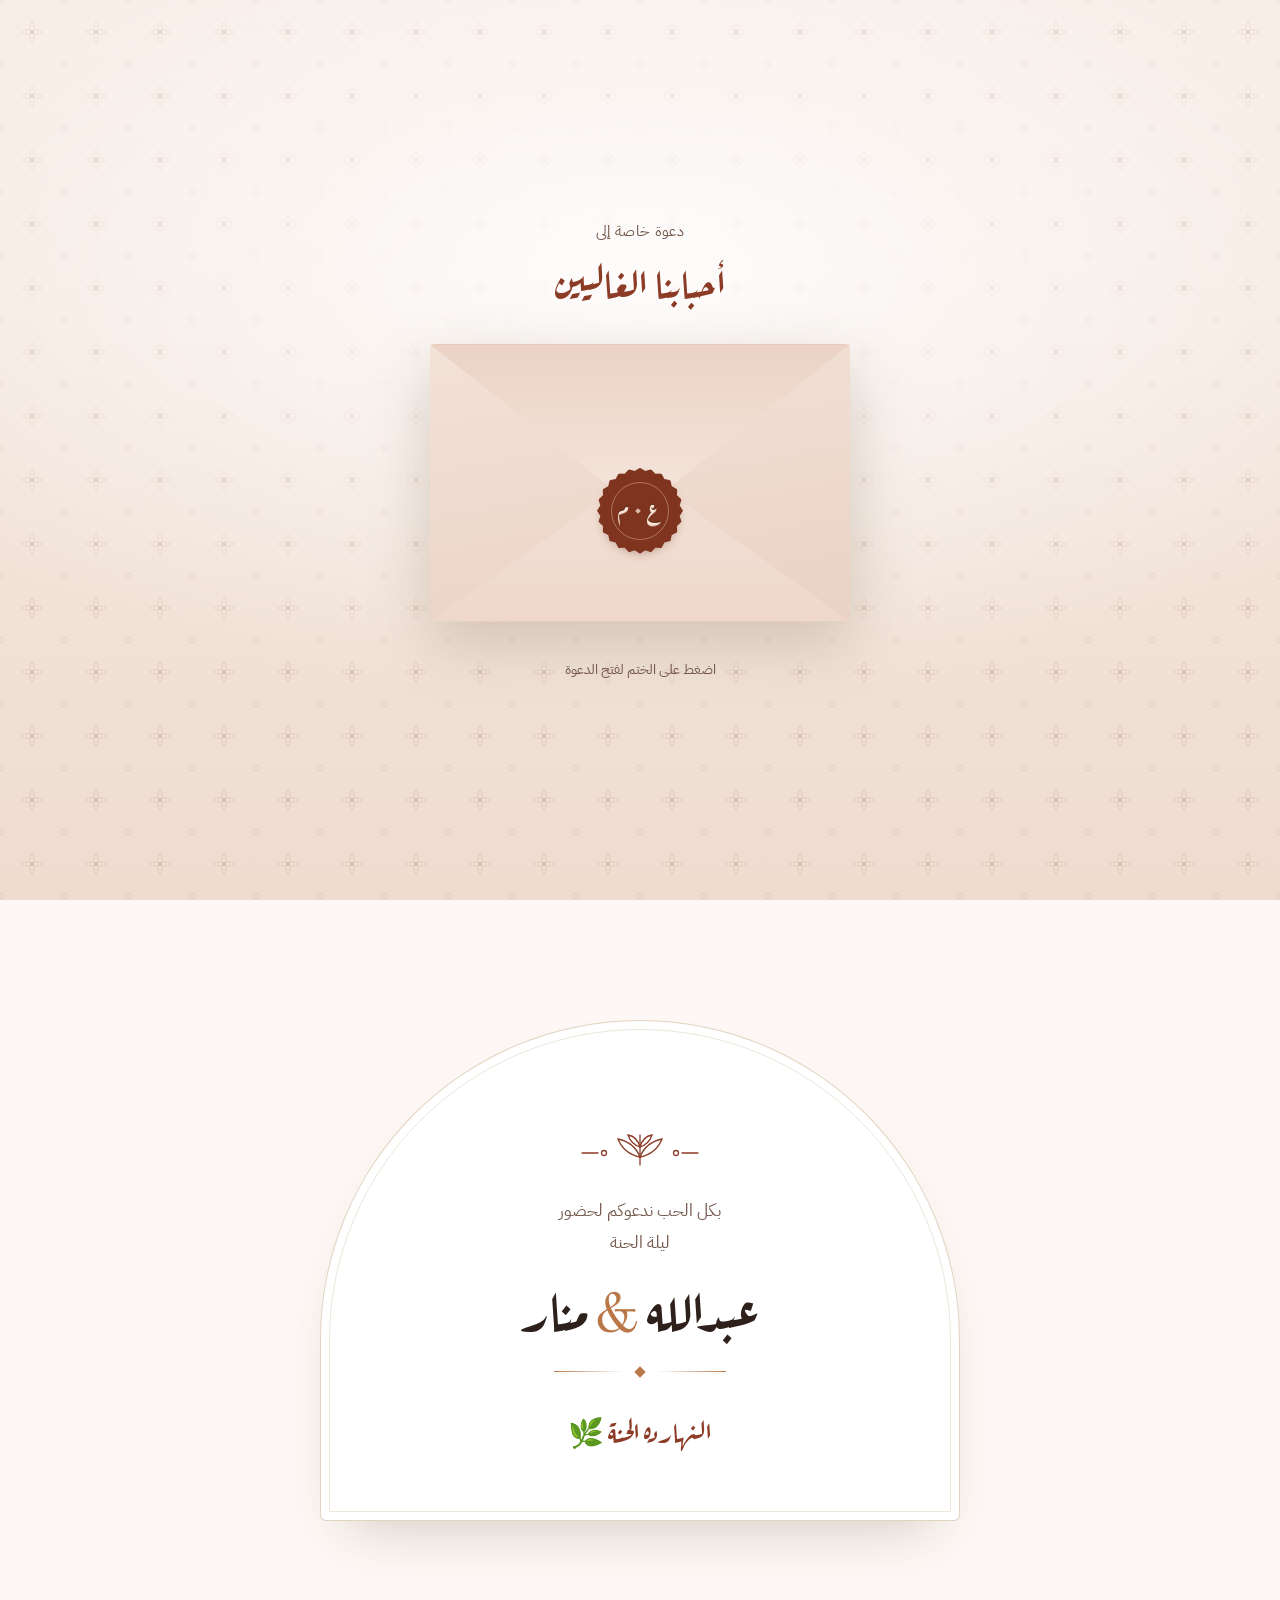
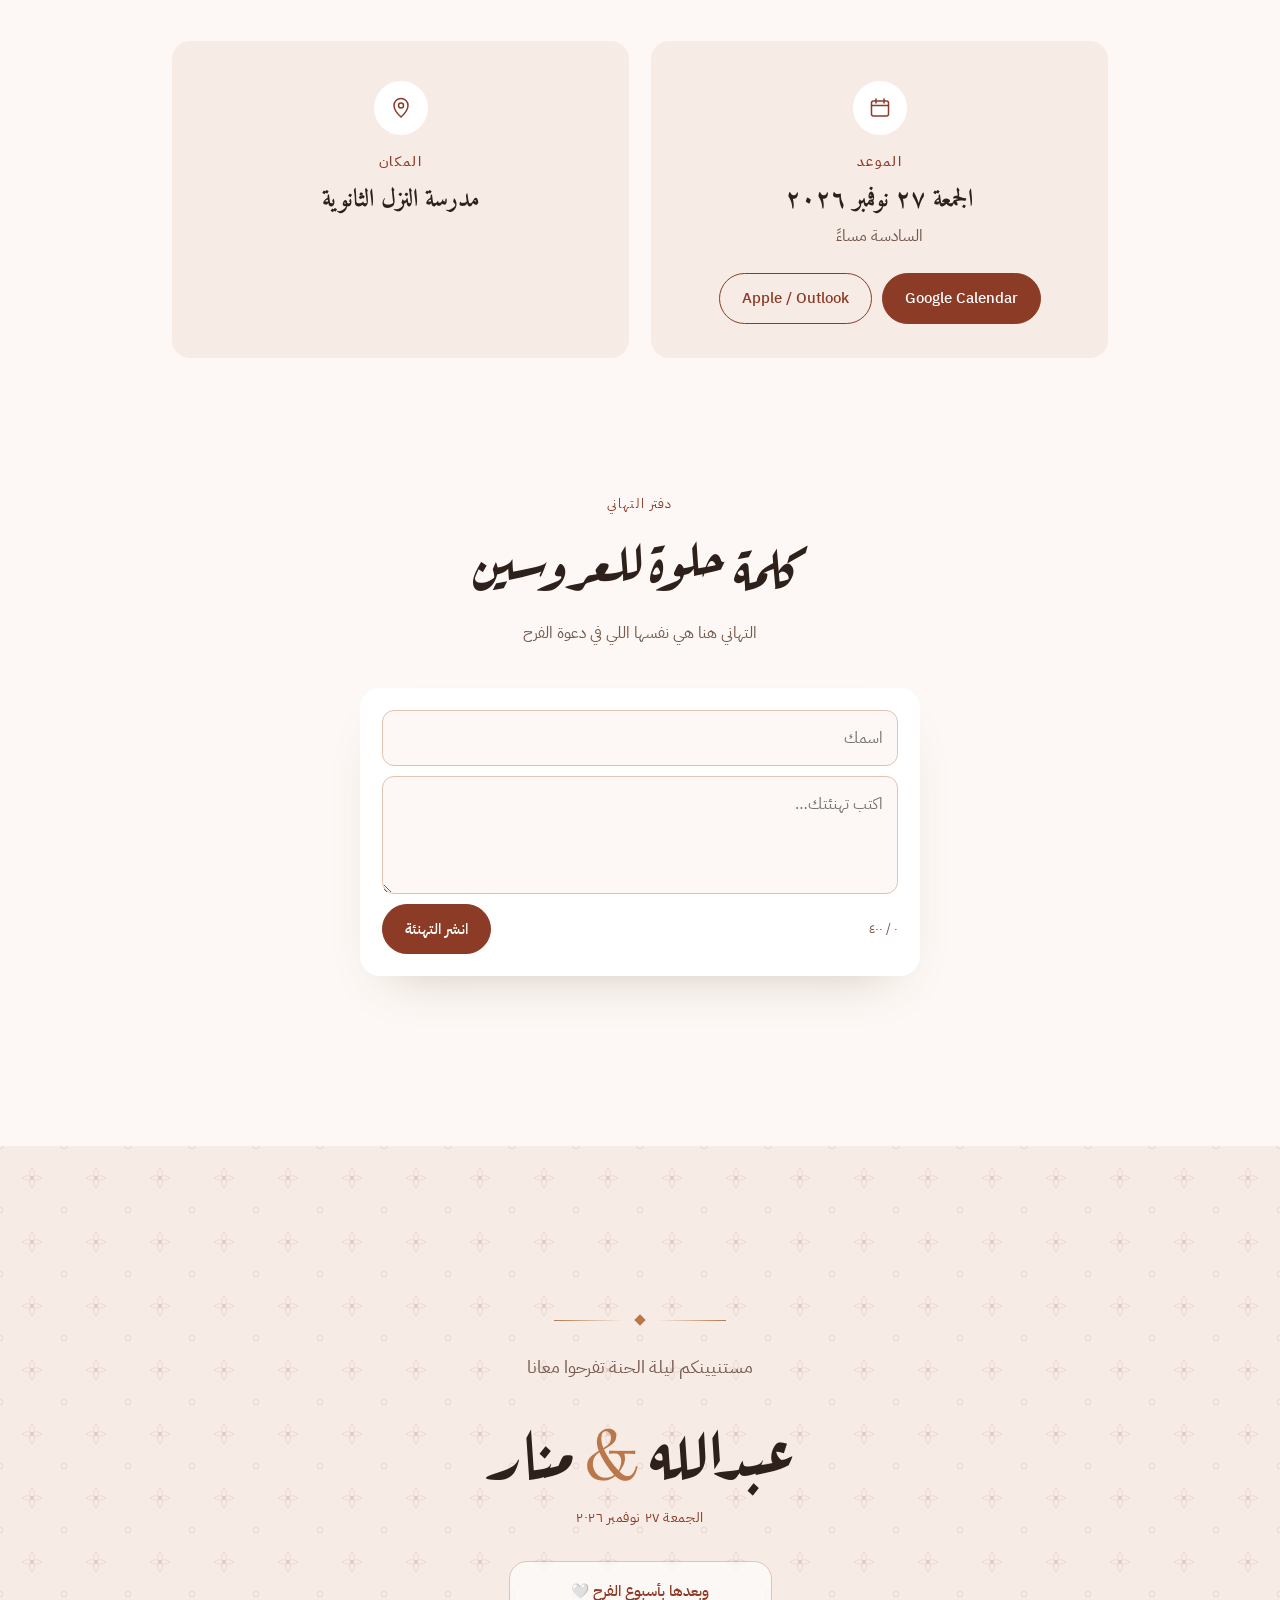
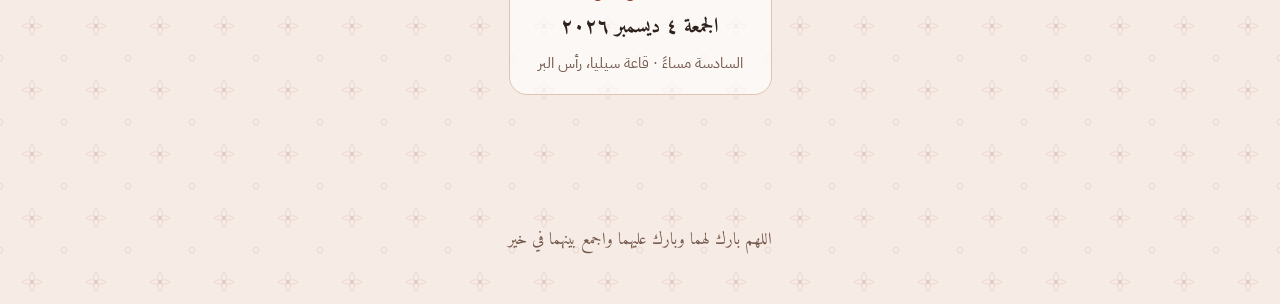
<file: index.html>
<!DOCTYPE html>
<html lang="ar" dir="rtl">
<head>
  <meta charset="UTF-8" />
  <meta name="viewport" content="width=device-width, initial-scale=1, maximum-scale=1, user-scalable=no, viewport-fit=cover" />
  <title>ليلة حنة عبدالله & منار</title>
  <meta name="description" content="يسعدنا حضوركم ليلة حنة عبدالله ومنار" />
  <meta name="theme-color" content="#f6ebe4" />

  <!-- معاينة اللينك في واتساب (لو غيرت الدومين غيّر اللينكات دي) -->
  <meta property="og:url" content="https://abdllahosama.github.io/henna-card/" />
  <meta property="og:type" content="website" />
  <meta property="og:title" content="ليلة حنة عبدالله & منار 🌿" />
  <meta property="og:description" content="يسعدنا حضورك ومشاركتنا الفرحة 🤍" />
  <meta property="og:image" content="https://abdllahosama.github.io/henna-card/images/og.jpg" />
  <meta property="og:image:width" content="1200" />
  <meta property="og:image:height" content="630" />
  <meta name="twitter:card" content="summary_large_image" />

  <link rel="preconnect" href="https://fonts.googleapis.com" />
  <link rel="preconnect" href="https://fonts.gstatic.com" crossorigin />
  <link href="https://fonts.googleapis.com/css2?family=Amiri:wght@400;700&family=Aref+Ruqaa:wght@400;700&family=IBM+Plex+Sans+Arabic:wght@300;400;500;600&display=swap" rel="stylesheet" />
  <link rel="preload" as="image" href="images/hero.jpg" />
  <link rel="stylesheet" href="css/style.css" />
  <link rel="stylesheet" href="css/henna.css" />
</head>
<body class="locked henna">

  <!-- ================= الظرف ================= -->
  <section class="gate" id="gate" aria-label="الدعوة">
    <div class="gate-inner">
      <p class="gate-to"><span class="gate-to-label">دعوة خاصة إلى</span><span class="gate-to-name" id="gateName">أحبابنا الغاليين</span></p>

      <div class="envelope" id="envelope">
        <div class="env-back"></div>
        <div class="env-letter">
          <div class="letter-inner">
            <span class="letter-kicker">ليلة الحنة</span>
            <span class="letter-names"><span data-bind="groom"></span> <em>&</em> <span data-bind="bride"></span></span>
            <span class="letter-date" data-bind="dateText"></span>
          </div>
        </div>
        <div class="env-pocket"></div>
        <div class="env-flap"></div>
        <button class="seal" id="seal" type="button" aria-label="افتح الدعوة">
          <span class="seal-mono"><span id="mono1">ع</span><i></i><span id="mono2">م</span></span>
        </button>
      </div>

      <p class="gate-hint">اضغط على الختم لفتح الدعوة</p>
    </div>
  </section>

  <button class="music" id="musicBtn" type="button" aria-label="تشغيل/إيقاف الموسيقى" hidden>
    <span class="bars"><i></i><i></i><i></i><i></i></span>
  </button>
  <audio id="music" loop preload="none"></audio>

  <main id="site">

    <!-- ================= الهيرو ================= -->
    <header class="hero">
      <div class="hero-media"><img src="images/hero.jpg" alt="عبدالله ومنار" /></div>
      <div class="hero-shade"></div>
      <div class="hero-content">
        <p class="basmala reveal">ليلة الحنة</p>
        <h1 class="names reveal"><span data-bind="groom"></span> <span class="amp">&</span> <span data-bind="bride"></span></h1>
        <p class="hero-greet reveal" id="heroGreet">يسعدنا حضوركم ومشاركتنا الفرحة</p>
        <p class="hero-date reveal"><span data-bind="dateText"></span></p>
      </div>
      <a href="#invite" class="scroll-cue" aria-label="انزل لتحت"><span></span></a>
    </header>

    <!-- ================= نص الدعوة + العد التنازلي ================= -->
    <section class="invite" id="invite">
      <div class="invite-card reveal">
        <div class="leaf" aria-hidden="true">
          <svg viewBox="0 0 120 40"><g fill="none" stroke="currentColor" stroke-width="1.3" stroke-linecap="round"><path d="M60 34 C60 22 60 12 60 4"/><path d="M60 26 C50 24 42 18 38 8 C48 10 56 16 60 26Z"/><path d="M60 26 C70 24 78 18 82 8 C72 10 64 16 60 26Z"/><path d="M60 16 C54 14 50 10 48 4 C54 5 58 9 60 16Z"/><path d="M60 16 C66 14 70 10 72 4 C66 5 62 9 60 16Z"/><circle cx="24" cy="22" r="2.5"/><circle cx="96" cy="22" r="2.5"/><path d="M2 22h16M102 22h16"/></g></svg>
        </div>
        <p class="invite-line">بكل الحب ندعوكم لحضور</p>
        <p class="invite-line">ليلة الحنة</p>
        <p class="invite-names"><span data-bind="groom"></span> <em>&</em> <span data-bind="bride"></span></p>
        <div class="divider" aria-hidden="true"><span></span><i></i><span></span></div>

        <div class="countdown" id="countdown" aria-live="polite">
          <div><b data-cd="d">٠</b><small>يوم</small></div>
          <div><b data-cd="h">٠</b><small>ساعة</small></div>
          <div><b data-cd="m">٠</b><small>دقيقة</small></div>
          <div><b data-cd="s">٠</b><small>ثانية</small></div>
        </div>
        <p class="countdown-done" id="countdownDone" hidden>النهارده الحنة 🌿</p>
      </div>
    </section>

    <!-- ================= التفاصيل ================= -->
    <section class="details">
      <div class="detail reveal">
        <div class="detail-icon" aria-hidden="true">
          <svg viewBox="0 0 24 24"><rect x="3.5" y="5" width="17" height="15" rx="2"/><path d="M3.5 9.5h17M8 3v4M16 3v4"/></svg>
        </div>
        <h3>الموعد</h3>
        <p class="detail-main" data-bind="dateText"></p>
        <p class="detail-sub" data-bind="timeText"></p>
        <div class="btn-row">
          <a class="btn" id="gcalBtn" target="_blank" rel="noopener">Google Calendar</a>
          <button class="btn ghost" id="icsBtn" type="button">Apple / Outlook</button>
        </div>
      </div>

      <div class="detail reveal">
        <div class="detail-icon" aria-hidden="true">
          <svg viewBox="0 0 24 24"><path d="M12 21s-7-6.2-7-11.5A7 7 0 0 1 19 9.5C19 14.8 12 21 12 21z"/><circle cx="12" cy="9.5" r="2.5"/></svg>
        </div>
        <h3>المكان</h3>
        <p class="detail-main" data-bind="venueName"></p>
        <p class="detail-sub" data-bind="venueAddress"></p>
        <div class="btn-row" id="mapsRow">
          <a class="btn" id="mapsBtn" target="_blank" rel="noopener">افتح اللوكيشن</a>
        </div>
      </div>
    </section>
    <div class="map-wrap reveal" id="mapWrap" hidden><iframe id="mapFrame" title="خريطة المكان" loading="lazy" referrerpolicy="no-referrer-when-downgrade"></iframe></div>

    <!-- ================= التهاني ================= -->
    <section class="wishes" id="wishes" hidden>
      <div class="sec-head reveal">
        <span class="chapter-num">دفتر التهاني</span>
        <h2>كلمة حلوة للعروسين</h2>
        <p class="wishes-note">التهاني هنا هي نفسها اللي في دعوة الفرح</p>
      </div>

      <form class="wish-form reveal" id="wishForm" novalidate>
        <input type="text" name="name" id="wishName" maxlength="60" placeholder="اسمك" autocomplete="name" />
        <textarea name="message" id="wishMsg" maxlength="400" rows="3" placeholder="اكتب تهنئتك…"></textarea>
        <input type="text" name="website" class="hp" tabindex="-1" autocomplete="off" aria-hidden="true" />
        <div class="wish-actions">
          <small id="wishCount">٠ / ٤٠٠</small>
          <button class="btn" type="submit" id="wishSubmit">انشر التهنئة</button>
        </div>
        <p class="form-error" id="wishError" hidden></p>
      </form>

      <div class="wish-list" id="wishList" aria-live="polite"></div>
      <button type="button" class="btn ghost wish-more" id="wishMore" hidden>اعرض أكتر</button>
    </section>

    <!-- ================= الختام ================= -->
    <section class="finale">
      <div class="finale-content reveal">
        <div class="divider" aria-hidden="true"><span></span><i></i><span></span></div>
        <p>مستنيينكم ليلة الحنة تفرحوا معانا</p>
        <h2><span data-bind="groom"></span> <em>&</em> <span data-bind="bride"></span></h2>
        <span class="finale-date" data-bind="dateText"></span>
        <div class="wedding-note">
          <span class="wn-kicker">وبعدها بأسبوع الفرح 🤍</span>
          <b data-bind="weddingDateText"></b>
          <span><span data-bind="weddingTimeText"></span> · <span data-bind="weddingVenue"></span></span>
        </div>
      </div>
      <p class="foot">اللهم بارك لهما وبارك عليهما واجمع بينهما في خير</p>
    </section>
  </main>

  <script src="js/config.js"></script>
  <script src="js/henna.js"></script>
</body>
</html>
</file>
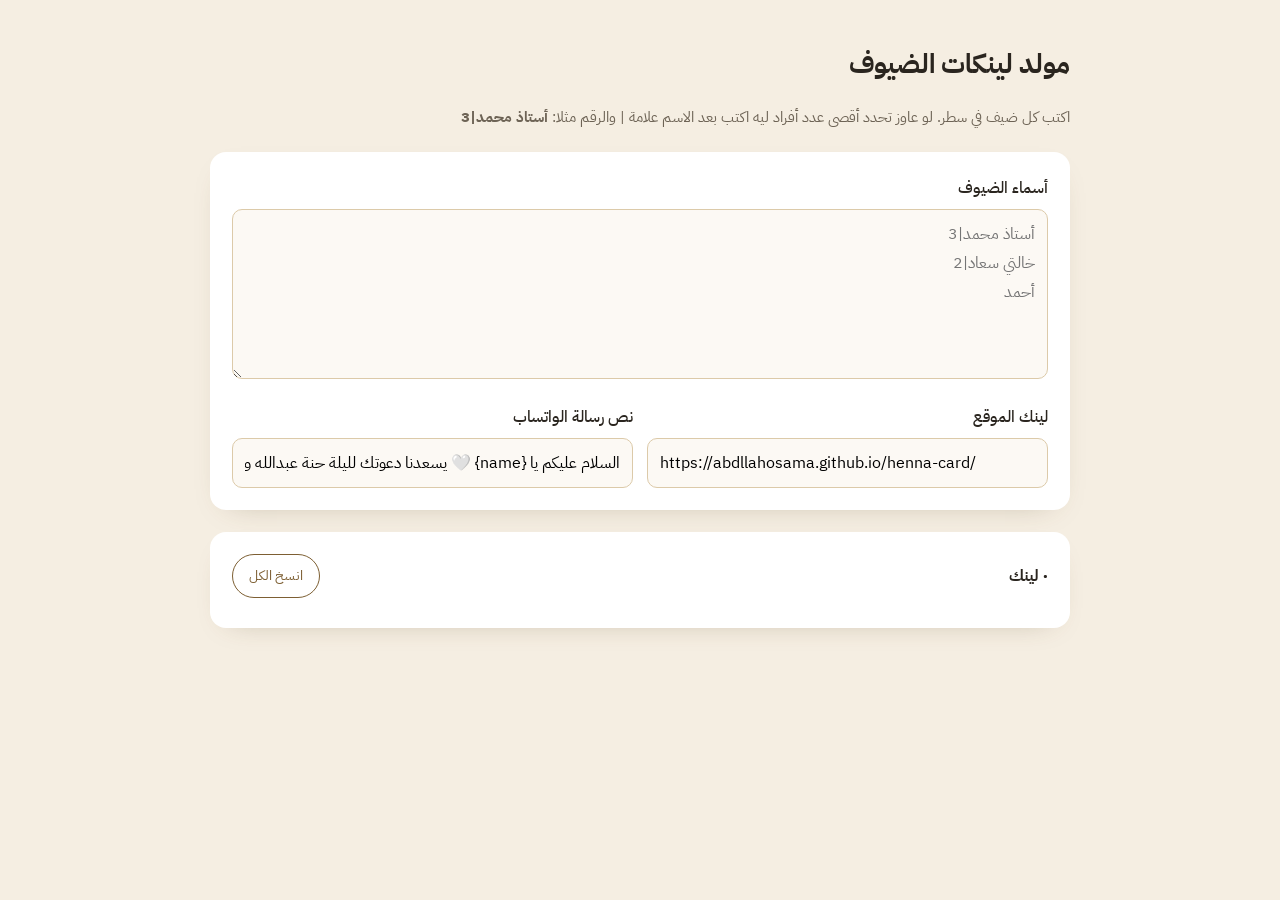
<file: links.html>
<!DOCTYPE html>
<html lang="ar" dir="rtl">
<head>
  <meta charset="UTF-8" />
  <meta name="viewport" content="width=device-width, initial-scale=1" />
  <meta name="robots" content="noindex" />
  <title>مولد لينكات الضيوف — الحنة</title>
  <link href="https://fonts.googleapis.com/css2?family=IBM+Plex+Sans+Arabic:wght@400;500;600&display=swap" rel="stylesheet" />
  <style>
    body { margin: 0; font-family: "IBM Plex Sans Arabic", system-ui, sans-serif; background: #f5eee2; color: #2a251f; line-height: 1.8; }
    .wrap { max-width: 860px; margin: 0 auto; padding: 40px 20px 80px; }
    h1 { margin: 0 0 4px; font-size: 1.7rem; }
    .muted { color: #6d6355; font-size: .92rem; }
    .card { background: #fff; border-radius: 16px; padding: 22px; margin-top: 22px; box-shadow: 0 10px 30px -20px rgba(92,70,38,.4); }
    label { display: block; font-weight: 500; margin-bottom: 6px; }
    textarea, input { width: 100%; box-sizing: border-box; font: inherit; border: 1px solid #dccaa9; border-radius: 10px; padding: 10px 12px; background: #fcf9f4; }
    textarea { min-height: 170px; }
    .row { display: grid; grid-template-columns: 1fr 1fr; gap: 14px; margin-top: 14px; }
    button, .wa { font: inherit; border: 0; border-radius: 999px; padding: 8px 16px; background: #7d5f33; color: #fff; cursor: pointer; text-decoration: none; font-size: .88rem; white-space: nowrap; }
    button.ghost { background: transparent; color: #7d5f33; border: 1px solid #7d5f33; }
    .wa { background: #25d366; color: #073b1d; }
    table { width: 100%; border-collapse: collapse; margin-top: 8px; }
    td { padding: 10px 6px; border-bottom: 1px solid #ebdfca; vertical-align: middle; }
    td.link { direction: ltr; text-align: left; font-size: .78rem; color: #6d6355; word-break: break-all; }
    td.act { display: flex; gap: 6px; justify-content: flex-end; }
    .top { display: flex; justify-content: space-between; align-items: center; gap: 10px; flex-wrap: wrap; }
    @media (max-width: 640px) { .row { grid-template-columns: 1fr; } td.link { display: none; } }
  </style>
</head>
<body>
  <div class="wrap">
    <h1>مولد لينكات الضيوف</h1>
    <p class="muted">اكتب كل ضيف في سطر. لو عاوز تحدد أقصى عدد أفراد ليه اكتب بعد الاسم علامة | والرقم مثلا: <b>أستاذ محمد|3</b></p>

    <div class="card">
      <label for="names">أسماء الضيوف</label>
      <textarea id="names" placeholder="أستاذ محمد|3&#10;خالتي سعاد|2&#10;أحمد"></textarea>
      <div class="row">
        <div>
          <label for="base">لينك الموقع</label>
          <input id="base" dir="ltr" placeholder="https://abdallah-manar.com" />
        </div>
        <div>
          <label for="tpl">نص رسالة الواتساب</label>
          <input id="tpl" value="السلام عليكم يا {name} 🤍 يسعدنا دعوتك لليلة حنة عبدالله ومنار وده كارت الدعوة 🌿:" />
        </div>
      </div>
    </div>

    <div class="card">
      <div class="top">
        <b id="countLbl">٠ لينك</b>
        <button class="ghost" id="copyAll" type="button">انسخ الكل</button>
      </div>
      <table><tbody id="out"></tbody></table>
    </div>
  </div>

  <script src="js/config.js"></script>
  <script>
    const C = window.WEDDING;
    const $ = (s) => document.querySelector(s);
    const base = $("#base"), names = $("#names"), tpl = $("#tpl"), out = $("#out");
    base.value = C.siteUrl || location.href.replace(/links\.html.*$/, "");
    names.value = localStorage.getItem("links:names") || "";
    let rows = [];

    function build() {
      localStorage.setItem("links:names", names.value);
      const root = base.value.trim().replace(/\/?$/, "/");
      rows = names.value.split("\n").map((l) => l.trim()).filter(Boolean).map((l) => {
        const [name, n] = l.split("|").map((x) => x.trim());
        const p = new URLSearchParams({ to: name });
        if (n) p.set("n", n);
        return { name, link: `${root}?${p}` };
      });
      out.innerHTML = "";
      rows.forEach(({ name, link }) => {
        const tr = document.createElement("tr");
        const tdName = document.createElement("td"); tdName.textContent = name;
        const tdLink = document.createElement("td"); tdLink.className = "link"; tdLink.textContent = link;
        const tdAct = document.createElement("td"); tdAct.className = "act";
        const copy = document.createElement("button"); copy.type = "button"; copy.className = "ghost"; copy.textContent = "نسخ";
        copy.onclick = () => navigator.clipboard.writeText(link).then(() => { copy.textContent = "اتنسخ ✓"; setTimeout(() => copy.textContent = "نسخ", 1500); });
        const wa = document.createElement("a"); wa.className = "wa"; wa.target = "_blank"; wa.rel = "noopener"; wa.textContent = "واتساب";
        wa.href = "https://wa.me/?text=" + encodeURIComponent(tpl.value.replace("{name}", name) + "\n" + link);
        tdAct.append(copy, wa);
        tr.append(tdName, tdLink, tdAct);
        out.append(tr);
      });
      $("#countLbl").textContent = `${rows.length.toLocaleString("ar-EG")} لينك`;
    }
    [base, names, tpl].forEach((el) => el.addEventListener("input", build));
    $("#copyAll").onclick = () => navigator.clipboard.writeText(rows.map((r) => `${r.name}: ${r.link}`).join("\n"));
    build();
  </script>
</body>
</html>
</file>
<file: css/style.css>
/* ================================================================
   عبدالله & منار — دعوة زفاف
   ألوان مأخوذة من صور كتب الكتاب: رمل الصحرا، أبيض الجامع، دهبي الزخارف، أزرق السما
   ================================================================ */
:root {
  --sand-50: #fcf9f4;
  --sand-100: #f5eee2;
  --sand-200: #ebdfca;
  --sand-300: #dccaa9;
  --sand-500: #b99c70;
  --gold: #a9834c;
  --gold-deep: #7d5f33;
  --ink: #2a251f;
  --ink-soft: #6d6355;
  --sky: #4f7fae;
  --white: #fff;

  --f-display: "Aref Ruqaa", "Amiri", serif;
  --f-quote: "Amiri", serif;
  --f-body: "IBM Plex Sans Arabic", system-ui, sans-serif;

  --ease: cubic-bezier(.22, .8, .24, 1);
  --pattern: url("data:image/svg+xml,%3Csvg xmlns='http://www.w3.org/2000/svg' width='72' height='72' viewBox='0 0 72 72'%3E%3Cg fill='none' stroke='%23a9834c' stroke-opacity='.13' stroke-width='1'%3E%3Crect x='20' y='20' width='32' height='32'/%3E%3Crect x='20' y='20' width='32' height='32' transform='rotate(45 36 36)'/%3E%3Cpath d='M0 36h8M64 36h8M36 0v8M36 64v8'/%3E%3C/g%3E%3C/svg%3E");
}

*, *::before, *::after { box-sizing: border-box; }
html { scroll-behavior: smooth; -webkit-text-size-adjust: 100%; text-size-adjust: 100%; touch-action: pan-x pan-y; }
body {
  margin: 0;
  font-family: var(--f-body);
  font-weight: 400;
  color: var(--ink);
  background: var(--sand-50);
  line-height: 1.9;
  -webkit-font-smoothing: antialiased;
  overflow-x: hidden;
}
body.locked { overflow: hidden; height: 100svh; }
img { display: block; max-width: 100%; -webkit-user-drag: none; user-select: none; -webkit-touch-callout: none; pointer-events: none; }
button, a, input, textarea, select, svg { touch-action: manipulation; }
button { font: inherit; color: inherit; cursor: pointer; }
h1, h2, h3, p { margin: 0; }
em { font-style: normal; color: var(--gold); }
[hidden] { display: none !important; }

/* ================= الظرف ================= */
.gate {
  position: fixed; inset: 0; z-index: 50;
  display: grid; place-items: center;
  background:
    radial-gradient(120% 80% at 50% 30%, rgba(255,255,255,.9), rgba(255,255,255,0) 60%),
    var(--pattern),
    linear-gradient(180deg, var(--sand-100), var(--sand-200));
  transition: opacity 1s var(--ease), visibility 1s;
  padding: 24px;
}
.gate.s4 { opacity: 0; visibility: hidden; }
.gate-inner { display: flex; flex-direction: column; align-items: center; gap: 34px; }

.gate-to { text-align: center; display: flex; flex-direction: column; gap: 2px; }
.gate-to-label { font-size: .95rem; color: var(--ink-soft); letter-spacing: .02em; }
.gate-to-name { font-family: var(--f-display); font-size: clamp(1.9rem, 7vw, 2.6rem); color: var(--gold-deep); line-height: 1.5; }
.gate-hint { font-size: .9rem; color: var(--ink-soft); animation: breathe 2.4s ease-in-out infinite; }
.gate.s1 .gate-hint, .gate.s1 .gate-to { opacity: 0; transition: opacity .5s; }

.envelope {
  --ew: min(86vw, 420px);
  position: relative;
  width: var(--ew); height: calc(var(--ew) * .66);
  perspective: 1400px;
  filter: drop-shadow(0 22px 30px rgba(92, 70, 38, .22));
  transition: transform 1s var(--ease);
}
.gate.s3 .envelope { transform: translateY(18%); }

.env-back, .env-pocket, .env-flap, .env-letter { position: absolute; }
.env-back { inset: 0; border-radius: 6px; background: linear-gradient(180deg, #dcc8a6, #e5d4b6); }

.env-letter {
  left: 5%; right: 5%; top: 6%; height: 90%;
  z-index: 2;
  background: var(--sand-50);
  border-radius: 4px;
  padding: 8px;
  transition: transform 1.2s var(--ease);
}
.letter-inner {
  height: 100%;
  border: 1px solid rgba(169,131,76,.45);
  outline: 1px solid rgba(169,131,76,.25); outline-offset: -6px;
  display: flex; flex-direction: column; align-items: center; justify-content: flex-start;
  padding-top: 10%;
  gap: 2px; text-align: center;
}
.letter-kicker { font-size: .78rem; color: var(--ink-soft); letter-spacing: .08em; }
.letter-names { font-family: var(--f-display); font-size: clamp(1.6rem, 7vw, 2.2rem); line-height: 1.5; }
.letter-date { font-size: .82rem; color: var(--gold-deep); }
.gate.s3 .env-letter { transform: translateY(-58%); }

.env-pocket {
  inset: 0; z-index: 3; border-radius: 6px;
  background: linear-gradient(170deg, #f1e5cf, #e8d7b8);
  clip-path: polygon(0 0, 50% 54%, 100% 0, 100% 100%, 0 100%);
}
.env-pocket::after {
  content: ""; position: absolute; inset: 0;
  background: linear-gradient(0deg, #ecdcc0, #f4e9d6);
  clip-path: polygon(0 100%, 50% 46%, 100% 100%);
}

.env-flap {
  top: 0; left: 0; right: 0; height: 60%;
  z-index: 4;
  background: linear-gradient(180deg, #e9dbbf, #f3e8d4);
  clip-path: polygon(0 0, 100% 0, 50% 100%);
  transform-origin: top center;
  transition: transform .9s var(--ease), z-index 0s .45s;
}
.gate.s2 .env-flap { transform: rotateX(180deg); z-index: 1; }

.seal {
  position: absolute; z-index: 5;
  top: calc(60% - 38px); left: 50%;
  width: 76px; height: 76px; margin-left: -38px;
  border: 0; border-radius: 50%;
  background:
    radial-gradient(circle at 35% 30%, #c9a46a 0%, #a9834c 38%, #7d5f33 75%, #6a4f2a 100%);
  box-shadow:
    inset 0 2px 3px rgba(255,240,210,.45),
    inset 0 -3px 6px rgba(60,40,15,.45),
    0 4px 10px rgba(80,55,20,.35);
  display: grid; place-items: center;
  transition: transform .5s var(--ease), opacity .5s;
  animation: pulse 2.4s ease-in-out infinite;
}
.seal::before {   /* حافة الشمع المتعرجة */
  content: ""; position: absolute; inset: -5px; border-radius: 50%; z-index: -1;
  background: #8e6b3b;
  clip-path: polygon(50.0% 0.0%, 56.1% 3.9%, 62.9% 1.7%, 67.8% 7.0%, 75.0% 6.7%, 78.3% 13.1%, 85.4% 14.6%, 86.9% 21.7%, 93.3% 25.0%, 93.0% 32.2%, 98.3% 37.1%, 96.1% 43.9%, 100.0% 50.0%, 96.1% 56.1%, 98.3% 62.9%, 93.0% 67.8%, 93.3% 75.0%, 86.9% 78.3%, 85.4% 85.4%, 78.3% 86.9%, 75.0% 93.3%, 67.8% 93.0%, 62.9% 98.3%, 56.1% 96.1%, 50.0% 100.0%, 43.9% 96.1%, 37.1% 98.3%, 32.2% 93.0%, 25.0% 93.3%, 21.7% 86.9%, 14.6% 85.4%, 13.1% 78.3%, 6.7% 75.0%, 7.0% 67.8%, 1.7% 62.9%, 3.9% 56.1%, 0.0% 50.0%, 3.9% 43.9%, 1.7% 37.1%, 7.0% 32.2%, 6.7% 25.0%, 13.1% 21.7%, 14.6% 14.6%, 21.7% 13.1%, 25.0% 6.7%, 32.2% 7.0%, 37.1% 1.7%, 43.9% 3.9%);
}
.seal-mono {
  width: 58px; height: 58px; border-radius: 50%;
  border: 1px solid rgba(255,235,200,.35);
  display: flex; align-items: center; justify-content: center; gap: 7px;
  font-family: var(--f-display); font-size: 1.35rem; line-height: 1;
  color: #f6e6c6;
  text-shadow: 0 -1px 0 rgba(60,40,15,.6), 0 1px 0 rgba(255,240,210,.35);
}
.seal-mono span { display: block; height: 1.35rem; line-height: 1.35rem; transform: translateY(-.12em); }
.seal-mono i { width: 4px; height: 4px; background: rgba(246,230,198,.7); transform: rotate(45deg); flex: none; }
.seal:hover { transform: scale(1.05); }
.seal:focus-visible { outline: 2px solid var(--gold-deep); outline-offset: 8px; }
.gate.s1 .seal { animation: none; transform: scale(1.25) rotate(-12deg); opacity: 0; pointer-events: none; }

@keyframes pulse { 0%,100% { transform: scale(1); } 50% { transform: scale(1.06); } }
@keyframes breathe { 0%,100% { opacity: .55; } 50% { opacity: 1; } }

/* ================= زرار الموسيقى ================= */
.music {
  position: fixed; z-index: 40; bottom: max(18px, env(safe-area-inset-bottom)); left: 18px;
  width: 48px; height: 48px; border-radius: 50%;
  border: 1px solid rgba(169,131,76,.4);
  background: rgba(252,249,244,.85); backdrop-filter: blur(8px); -webkit-backdrop-filter: blur(8px);
  display: grid; place-items: center;
  box-shadow: 0 6px 18px rgba(60,45,25,.15);
}
.bars { display: flex; gap: 3px; align-items: flex-end; height: 16px; }
.bars i { width: 3px; height: 4px; background: var(--gold-deep); border-radius: 2px; }
.music.playing .bars i { animation: bar 1s ease-in-out infinite; }
.music.playing .bars i:nth-child(2) { animation-delay: .2s; }
.music.playing .bars i:nth-child(3) { animation-delay: .4s; }
.music.playing .bars i:nth-child(4) { animation-delay: .1s; }
@keyframes bar { 0%,100% { height: 4px; } 50% { height: 16px; } }

/* ================= الحركة عند الظهور ================= */
.reveal { opacity: 0; transform: translateY(26px); transition: opacity 1s var(--ease), transform 1s var(--ease); }
.reveal.in { opacity: 1; transform: none; }

/* ================= الهيرو ================= */
.hero { position: relative; height: 100svh; min-height: 560px; overflow: hidden; color: var(--white); }
.hero-media { position: absolute; inset: 0; }
.hero-media img { width: 100%; height: 100%; object-fit: cover; object-position: center 70%; transform: scale(1.12); transition: transform 6s var(--ease); }
body.opened .hero-media img { transform: scale(1); }
.hero-shade { position: absolute; inset: 0; background: linear-gradient(180deg, rgba(22,36,54,.62) 0%, rgba(22,36,54,.3) 32%, rgba(22,36,54,0) 55%, rgba(20,16,10,0) 80%, rgba(20,16,10,.35) 100%); }
.hero-content {
  position: absolute; inset: 0 0 auto 0;
  padding: calc(clamp(40px, 7vh, 110px) + env(safe-area-inset-top)) 24px 0;
  text-align: center;
  display: flex; flex-direction: column; align-items: center; gap: 6px;
}
.basmala { font-family: var(--f-quote); font-size: 1.05rem; opacity: .9; }
.names {
  font-family: var(--f-display); font-weight: 400;
  font-size: clamp(3.2rem, 13vw, 6.8rem); line-height: 1.35;
  display: flex; align-items: baseline; gap: .25em; flex-wrap: wrap; justify-content: center;
  text-shadow: 0 4px 30px rgba(0,0,0,.25);
}
.names .amp { color: #e9cf9f; font-size: .7em; }
.hero-greet { font-size: clamp(1rem, 3.6vw, 1.2rem); font-weight: 300; max-width: 30ch; }
.hero-greet b { font-weight: 600; color: #f1dcb4; }
.hero-date { margin-top: 10px; font-size: .9rem; letter-spacing: .04em; padding: 6px 18px; border: 1px solid rgba(255,255,255,.45); border-radius: 999px; }
.hero .reveal:nth-child(2) { transition-delay: .15s; }
.hero .reveal:nth-child(3) { transition-delay: .3s; }
.hero .reveal:nth-child(4) { transition-delay: .45s; }

.scroll-cue { position: absolute; bottom: calc(26px + env(safe-area-inset-bottom)); left: 50%; transform: translateX(-50%); width: 26px; height: 42px; border: 1.5px solid rgba(255,255,255,.7); border-radius: 14px; }
.scroll-cue span { position: absolute; top: 8px; left: 50%; width: 3px; height: 8px; margin-left: -1.5px; border-radius: 2px; background: #fff; animation: cue 1.8s ease-in-out infinite; }
@keyframes cue { 0% { opacity: 0; transform: translateY(0); } 40% { opacity: 1; } 100% { opacity: 0; transform: translateY(12px); } }

/* ================= الآية ================= */
.ayah {
  padding: clamp(80px, 14vw, 140px) 24px;
  text-align: center;
  background: var(--pattern), var(--sand-100);
}
.star { width: 54px; margin: 0 auto 26px; color: var(--gold); }
.star.small { width: 40px; margin-bottom: 14px; }
.ayah blockquote { margin: 0 auto; max-width: 760px; }
.ayah p { font-family: var(--f-quote); font-size: clamp(1.6rem, 5.4vw, 2.6rem); line-height: 1.85; color: var(--ink); }
.ayah cite { display: block; margin-top: 18px; font-style: normal; font-size: .9rem; color: var(--gold-deep); letter-spacing: .05em; }

/* ================= القصة ================= */
.story { padding: clamp(70px, 10vw, 130px) 22px; max-width: 1120px; margin: 0 auto; display: flex; flex-direction: column; gap: clamp(80px, 12vw, 150px); }
.chapter { display: grid; grid-template-columns: 1.1fr 1fr; gap: clamp(36px, 6vw, 90px); align-items: center; }
.chapter.flip .chapter-media { order: 2; }
.chapter-media { position: relative; padding-bottom: 60px; }
.frame { margin: 0; overflow: hidden; background: var(--sand-200); }
.frame img { width: 100%; height: 100%; object-fit: cover; }
.frame.arch { border-radius: 999px 999px 10px 10px; aspect-ratio: 3 / 4; width: 78%; }
.frame.tall { border-radius: 10px; aspect-ratio: 3 / 4; width: 78%; }
.frame.small {
  position: absolute; bottom: 0; left: 0;
  width: 46%; aspect-ratio: 3 / 4; border-radius: 10px;
  border: 7px solid var(--sand-50);
  box-shadow: 0 18px 40px rgba(60,45,25,.18);
  transition-delay: .2s;
}
.chapter.flip .frame.tall { margin-right: auto; }
.chapter.flip .frame.small { left: auto; right: 0; border-radius: 999px 999px 10px 10px; }
.chapter-num { display: inline-block; font-size: .82rem; color: var(--gold-deep); letter-spacing: .1em; margin-bottom: 6px; }
.chapter-text h2, .next-station h2, .rsvp h2, .sec-head h2 { font-family: var(--f-display); font-weight: 400; font-size: clamp(2.4rem, 7vw, 3.6rem); line-height: 1.4; margin-bottom: 14px; }
.chapter-text p { font-size: clamp(1.05rem, 2.6vw, 1.2rem); color: var(--ink-soft); max-width: 34ch; }
.chapter-text strong { color: var(--ink); font-weight: 500; }
.next-station { text-align: center; }
.next-station p { color: var(--ink-soft); font-size: 1.1rem; }

/* ================= نص الدعوة ================= */
.invite { padding: 0 22px clamp(70px, 10vw, 120px); }
.invite-card {
  max-width: 640px; margin: 0 auto; text-align: center;
  background: var(--white);
  padding: clamp(40px, 7vw, 64px) clamp(22px, 5vw, 56px);
  border-radius: 999px 999px 18px 18px;
  border: 1px solid rgba(169,131,76,.35);
  outline: 1px solid rgba(169,131,76,.2); outline-offset: -10px;
  box-shadow: 0 30px 60px -30px rgba(92,70,38,.3);
  padding-top: clamp(90px, 16vw, 130px);
}
.invite-hosts { color: var(--ink-soft); font-size: 1.05rem; }
.invite-line { color: var(--ink-soft); font-size: 1.05rem; }
.invite-names { font-family: var(--f-display); font-size: clamp(2.4rem, 9vw, 3.6rem); line-height: 1.5; margin: 6px 0 4px; }
.divider { display: flex; align-items: center; gap: 12px; justify-content: center; margin: 20px auto 26px; }
.divider span { width: 70px; height: 1px; background: linear-gradient(90deg, transparent, var(--gold)); }
.divider span:last-child { transform: scaleX(-1); }
.divider i { width: 8px; height: 8px; background: var(--gold); transform: rotate(45deg); }
.countdown { display: grid; grid-template-columns: repeat(4, 1fr); gap: 10px; max-width: 420px; margin: 0 auto; }
.countdown div { background: var(--sand-100); border-radius: 12px; padding: 14px 4px 10px; display: flex; flex-direction: column; }
.countdown b { font-family: var(--f-quote); font-size: clamp(1.7rem, 6vw, 2.3rem); font-weight: 700; line-height: 1.2; color: var(--gold-deep); font-variant-numeric: tabular-nums; }
.countdown small { font-size: .78rem; color: var(--ink-soft); }
.countdown-done { font-family: var(--f-display); font-size: 1.8rem; color: var(--gold-deep); }

/* ================= التفاصيل ================= */
.details { max-width: 980px; margin: 0 auto; padding: 0 22px; display: grid; grid-template-columns: 1fr 1fr; gap: 22px; }
.detail {
  text-align: center; padding: 40px 26px 34px;
  background: var(--sand-100); border-radius: 18px;
  display: flex; flex-direction: column; align-items: center;
}
.detail-icon { width: 54px; height: 54px; border-radius: 50%; display: grid; place-items: center; background: var(--white); color: var(--gold-deep); margin-bottom: 14px; }
.detail-icon svg { width: 24px; height: 24px; fill: none; stroke: currentColor; stroke-width: 1.5; stroke-linecap: round; stroke-linejoin: round; }
.detail h3 { font-size: .85rem; font-weight: 500; letter-spacing: .1em; color: var(--gold-deep); }
.detail-main { font-family: var(--f-quote); font-size: 1.55rem; font-weight: 700; line-height: 1.6; margin-top: 6px; }
.detail-sub { color: var(--ink-soft); }
.detail .reveal { transition-delay: .1s; }
.btn-row { display: flex; gap: 10px; flex-wrap: wrap; justify-content: center; margin-top: 22px; }
.btn {
  display: inline-flex; align-items: center; justify-content: center;
  min-height: 46px; padding: 10px 22px; border-radius: 999px;
  border: 1px solid var(--gold-deep); background: var(--gold-deep); color: var(--white);
  text-decoration: none; font-size: .95rem; font-weight: 500;
  transition: transform .2s, background .2s, color .2s;
}
.btn:hover { transform: translateY(-2px); }
.btn.ghost { background: transparent; color: var(--gold-deep); }
.btn.ghost:hover { background: var(--white); }
.btn.wide { width: 100%; }
.btn:disabled { opacity: .6; cursor: wait; transform: none; }

.map-wrap { max-width: 980px; margin: 22px auto 0; padding: 0 22px; }
.map-wrap iframe { width: 100%; height: 340px; border: 0; border-radius: 18px; filter: sepia(.25) saturate(.9); }

/* ================= تأكيد الحضور ================= */
.rsvp { padding: clamp(80px, 12vw, 140px) 22px; background: var(--pattern), var(--sand-100); margin-top: clamp(70px, 10vw, 120px); }
.rsvp-card { max-width: 540px; margin: 0 auto; background: var(--white); border-radius: 22px; padding: clamp(32px, 6vw, 52px); text-align: center; box-shadow: 0 30px 60px -34px rgba(92,70,38,.35); }
.rsvp-note { color: var(--ink-soft); margin-bottom: 28px; }
form { text-align: right; display: flex; flex-direction: column; gap: 20px; }
.field { display: flex; flex-direction: column; gap: 6px; }
.field > span, .choice legend { font-size: .9rem; font-weight: 500; color: var(--ink); }
.field small { color: var(--ink-soft); font-weight: 400; }
input[type="text"], textarea {
  font: inherit; color: var(--ink);
  border: 1px solid var(--sand-300); background: var(--sand-50);
  border-radius: 12px; padding: 12px 14px; width: 100%;
  transition: border-color .2s, box-shadow .2s;
}
input[type="text"]:focus, textarea:focus { outline: none; border-color: var(--gold); box-shadow: 0 0 0 3px rgba(169,131,76,.15); }
textarea { resize: vertical; min-height: 90px; }
.choice { border: 0; padding: 0; margin: 0; display: grid; grid-template-columns: 1fr 1fr; gap: 10px; }
.choice legend { margin-bottom: 8px; padding: 0; }
.choice label { position: relative; }
.choice input { position: absolute; opacity: 0; inset: 0; cursor: pointer; }
.choice span {
  display: flex; align-items: center; justify-content: center; text-align: center;
  min-height: 54px; padding: 8px 10px; border-radius: 12px;
  border: 1px solid var(--sand-300); background: var(--sand-50);
  font-size: .92rem; line-height: 1.5; transition: all .2s;
}
.choice input:checked + span { border-color: var(--gold-deep); background: var(--gold-deep); color: var(--white); }
.choice input:focus-visible + span { outline: 2px solid var(--gold); outline-offset: 2px; }
.stepper { display: flex; align-items: center; gap: 0; border: 1px solid var(--sand-300); border-radius: 12px; background: var(--sand-50); width: max-content; overflow: hidden; }
.stepper button { width: 50px; height: 48px; border: 0; background: transparent; font-size: 1.3rem; color: var(--gold-deep); }
.stepper button:hover { background: var(--sand-100); }
.stepper output { min-width: 50px; text-align: center; font-family: var(--f-quote); font-size: 1.4rem; font-weight: 700; }
.form-error { color: #a33b2b; font-size: .9rem; text-align: center; }
.rsvp-done h3 { font-family: var(--f-display); font-weight: 400; font-size: 2.2rem; }
.rsvp-done p { color: var(--ink-soft); }
.link-btn { margin-top: 14px; border: 0; background: none; color: var(--gold-deep); text-decoration: underline; text-underline-offset: 4px; font-size: .9rem; }

/* ================= رسمة القاعة ================= */
.hall { margin: 0 auto 6px; max-width: 360px; }
.hall svg { width: 100%; height: auto; display: block; }
.hall .stage { fill: var(--gold-deep); }
.hall .stage-label { fill: #f6e6c6; font-family: var(--f-display); font-size: 15px; }
.hall .table { fill: var(--sand-200); }
.hall .seat { fill: var(--sand-100); stroke: var(--sand-300); stroke-width: .8; transition: fill .6s, stroke .6s; }
.hall .seat.on { fill: var(--gold); stroke: var(--gold); }
.hall .seat.mine { fill: var(--sky); stroke: rgba(79,127,174,.35); stroke-width: 4; paint-order: stroke; transform-box: fill-box; transform-origin: center; animation: seatPop .6s var(--ease) both; }
.hall .seat.mine.booked { animation: seatPop .9s var(--ease) both, seatGlow 1.6s ease-in-out 1s infinite; }
@keyframes seatPop { 0% { transform: scale(0); } 60% { transform: scale(2); } 100% { transform: scale(1.5); } }
@keyframes seatGlow { 0%,100% { opacity: 1; } 50% { opacity: .45; } }

.hall-hint { font-size: .92rem; color: var(--gold-deep); margin: -10px 0 10px; }
.hall .tbl { cursor: pointer; }
.hall .tbl-hit { fill: transparent; }
.hall .tbl:hover .table, .hall .tbl.active .table { fill: var(--sand-300); }
.hall .tbl.active .tbl-hit { fill: rgba(79,127,174,.08); stroke: var(--sky); stroke-width: 1; stroke-dasharray: 3 3; }
.hall .tbl-num { font-family: var(--f-body); font-size: 8.5px; fill: var(--ink-soft); pointer-events: none; }

.picker { margin: 4px auto 18px; max-width: 320px; background: var(--sand-50); border: 1px solid var(--sand-200); border-radius: 18px; padding: 12px 14px 14px; animation: pickerIn .5s var(--ease); }
@keyframes pickerIn { from { opacity: 0; transform: translateY(-8px) scale(.97); } }
.picker-head { display: flex; justify-content: space-between; align-items: center; }
.picker-head b { font-family: var(--f-display); font-weight: 400; font-size: 1.5rem; }
.picker-close { width: 34px; height: 34px; border: 0; border-radius: 50%; background: var(--sand-100); font-size: 1.3rem; line-height: 1; }
#pickerSvg { width: 100%; max-width: 240px; display: block; margin: 0 auto; }
.p-table { fill: var(--sand-200); }
.p-label { font-family: var(--f-body); font-size: 12px; fill: var(--ink-soft); }
.p-num { font-family: var(--f-quote); font-size: 26px; font-weight: 700; fill: var(--gold-deep); }
.p-seat { cursor: pointer; outline: none; }
.p-seat circle { transition: fill .25s, stroke .25s, transform .25s; transform-box: fill-box; transform-origin: center; stroke-width: 2; }
.p-seat.free circle { fill: var(--white); stroke: var(--sand-300); }
.p-seat.free:hover circle, .p-seat.free:focus-visible circle { stroke: var(--sky); }
.p-seat.mine circle { fill: var(--sky); stroke: rgba(79,127,174,.3); stroke-width: 7; paint-order: stroke; transform: scale(1.08); }
.p-seat.taken { cursor: not-allowed; }
.p-seat.taken circle { fill: var(--gold); stroke: var(--gold); opacity: .85; }
.picker-legend { display: flex; justify-content: center; align-items: center; gap: 6px 14px; flex-wrap: wrap; font-size: .8rem; color: var(--ink-soft); margin-top: 4px; }
.picker-legend .lg { display: inline-block; width: 11px; height: 11px; border-radius: 50%; margin-inline-end: 4px; vertical-align: -1px; }
.lg.free { background: var(--white); border: 1.5px solid var(--sand-300); }
.lg.mine { background: var(--sky); }
.lg.taken { background: var(--gold); }
.picker-hint { margin-top: 8px; font-weight: 500; font-size: .95rem; color: var(--ink); }
.picker-note { margin-top: 2px; font-size: .78rem; color: var(--ink-soft); }

.seats-meter { margin: 10px auto 30px; max-width: 320px; }
.meter-bar { height: 6px; border-radius: 99px; background: var(--sand-200); overflow: hidden; }
.meter-bar span { display: block; height: 100%; width: 0; background: linear-gradient(90deg, var(--gold), var(--gold-deep)); border-radius: inherit; transition: width 1.2s var(--ease); margin-right: 0; margin-left: auto; }
.seats-meter p { margin-top: 8px; font-size: .92rem; color: var(--ink-soft); }
.seats-meter b { font-family: var(--f-quote); font-size: 1.35rem; color: var(--gold-deep); }
.seats-meter.almost b { color: #a33b2b; }
.hp { position: absolute !important; width: 1px !important; height: 1px !important; min-width: 0 !important; inset: 0 auto auto 0; padding: 0 !important; border: 0 !important; overflow: hidden; clip-path: inset(50%); opacity: 0; pointer-events: none; }

/* ================= دفتر التهاني ================= */
.sec-head { text-align: center; margin-bottom: 40px; }
.wishes { padding: clamp(80px, 12vw, 130px) 22px clamp(80px, 12vw, 130px); max-width: 1100px; margin: 0 auto; }
.wishes-note { color: var(--ink-soft); }
.wish-form {
  max-width: 560px; margin: 0 auto 40px; display: flex; flex-direction: column; gap: 10px;
  background: var(--white); padding: 22px; border-radius: 20px;
  box-shadow: 0 24px 50px -32px rgba(92,70,38,.35);
}
.wish-actions { display: flex; align-items: center; justify-content: space-between; gap: 12px; }
.wish-actions small { color: var(--ink-soft); font-size: .8rem; }
.wish-list { columns: 3 260px; column-gap: 14px; }
.wish {
  break-inside: avoid; margin-bottom: 14px;
  background: var(--sand-100); border-radius: 16px; padding: 20px 20px 14px;
  position: relative;
}
.wish::before { content: "”"; position: absolute; top: -6px; left: 14px; font-family: var(--f-quote); font-size: 3.4rem; color: var(--sand-300); line-height: 1; }
.wish p { font-family: var(--f-quote); font-size: 1.12rem; line-height: 1.9; white-space: pre-line; word-break: break-word; }
.wish footer { display: flex; justify-content: space-between; align-items: baseline; gap: 10px; margin-top: 10px; font-size: .85rem; }
.wish footer b { font-weight: 500; color: var(--gold-deep); }
.wish footer time { color: var(--ink-soft); font-size: .78rem; }
.wish.fresh { animation: fresh 1.2s var(--ease); }
@keyframes fresh { from { opacity: 0; transform: translateY(-14px) scale(.97); background: #fff4dc; } }
.wish-more { display: flex; margin: 10px auto 0; }

/* ================= الختام ================= */
.finale { padding: clamp(100px, 16vw, 170px) 24px calc(48px + env(safe-area-inset-bottom)); text-align: center; background: var(--pattern), var(--sand-100); }
.finale-content p { font-size: clamp(1rem, 3vw, 1.15rem); color: var(--ink-soft); }
.finale-content h2 { font-family: var(--f-display); font-weight: 400; font-size: clamp(2.8rem, 10vw, 4.6rem); line-height: 1.5; margin: 4px 0; }
.finale-content .divider { margin: 0 auto 26px; }
.finale-date { font-size: .9rem; letter-spacing: .04em; color: var(--gold-deep); }

.foot { margin-top: clamp(80px, 12vw, 130px); font-family: var(--f-quote); font-size: 1.05rem; color: var(--ink-soft); }

/* ================= موبايل ================= */
@media (max-width: 760px) {
  .wish-list { columns: 1; }
  .chapter { grid-template-columns: 1fr; }
  .chapter.flip .chapter-media { order: 0; }
  .chapter-text { text-align: center; }
  .chapter-text p { margin: 0 auto; }
  .frame.arch, .frame.tall { width: 80%; margin-right: 0; }
  .chapter.flip .frame.tall { margin-right: auto; margin-left: 0; }
  .details { grid-template-columns: 1fr; }
  .invite-card { border-radius: 260px 260px 18px 18px; }
}

/* ================= شاشات عريضة: الصورة في نص والكلام في نص ================= */
@media (min-width: 900px) and (min-aspect-ratio: 1/1) {
  .hero { background: var(--pattern), var(--sand-100); color: var(--ink); }
  .hero-shade { display: none; }
  .hero-media { inset: 0 0 0 auto; width: 50%; }
  .hero-content {
    inset: 0 auto 0 0; width: 50%;
    padding: 0 clamp(32px, 5vw, 80px);
    justify-content: center;
    display: flex; flex-direction: column; align-items: center;
  }
  .names { text-shadow: none; }
  .names { font-size: clamp(3rem, 5.6vw, 5.4rem); flex-wrap: nowrap; }
  .names .amp { color: var(--gold); }
  .hero-greet b { color: var(--gold-deep); }
  .hero-date { border-color: var(--sand-300); color: var(--gold-deep); }
  .basmala { color: var(--ink-soft); }
  .scroll-cue { left: 25%; border-color: var(--sand-500); }
  .scroll-cue span { background: var(--gold-deep); }
}

@media (max-width: 760px) {
  .hero-media img, body.opened .hero-media img { transform: none; transition: none; }
}

@media (prefers-reduced-motion: reduce) {
  *, *::before, *::after { animation: none !important; transition-duration: .01ms !important; transition-delay: 0s !important; }
  .reveal { opacity: 1; transform: none; }
}
</file>
<file: css/henna.css>
/* ================================================================
   ليلة حنة منار — نفس تصميم دعوة الفرح بألوان الحنة
   (style.css هو نفس ملف الفرح، والملف ده بيغير الألوان وبيضيف الأجزاء الخاصة بالحنة)
   ================================================================ */
:root {
  --sand-50: #fdf8f5;
  --sand-100: #f7ece5;
  --sand-200: #eedccf;
  --sand-300: #e0c3b1;
  --sand-500: #c4917a;
  --gold: #b9774a;
  --gold-deep: #8c3b26;
  --ink: #2e211c;
  --ink-soft: #74594d;
  --pattern: url("data:image/svg+xml,%3Csvg xmlns='http://www.w3.org/2000/svg' width='64' height='64' viewBox='0 0 64 64'%3E%3Cg fill='none' stroke='%238c3b26' stroke-opacity='.11' stroke-width='1'%3E%3Cpath d='M32 22c3 4 3 8 0 10-3-2-3-6 0-10zM32 42c-3-4-3-8 0-10 3 2 3 6 0 10zM22 32c4-3 8-3 10 0-2 3-6 3-10 0zM42 32c-4 3-8 3-10 0 2-3 6-3 10 0z'/%3E%3Ccircle cx='32' cy='32' r='1.6'/%3E%3Ccircle cx='0' cy='0' r='3'/%3E%3Ccircle cx='64' cy='0' r='3'/%3E%3Ccircle cx='0' cy='64' r='3'/%3E%3Ccircle cx='64' cy='64' r='3'/%3E%3C/g%3E%3C/svg%3E");
}

/* ——— الظرف ——— */
.henna .env-back { background: linear-gradient(180deg, #d9b3a0, #e6c8b8); }
.henna .env-pocket { background: linear-gradient(170deg, #f3e2d8, #ead2c4); }
.henna .env-pocket::after { background: linear-gradient(0deg, #eed8cb, #f6e8df); }
.henna .env-flap { background: linear-gradient(180deg, #ebd3c5, #f5e6dc); }
.henna .seal {
  background: radial-gradient(circle at 35% 30%, #c0694a 0%, #9c4429 40%, #7a2f1c 78%, #64251a 100%);
  box-shadow: inset 0 2px 3px rgba(255,220,200,.4), inset 0 -3px 6px rgba(60,20,10,.45), 0 4px 10px rgba(90,35,20,.35);
}
.henna .seal::before { background: #7f3420; }
.henna .seal-mono { color: #fbe6da; }
.henna .seal-mono i { background: rgba(251,230,218,.75); }

/* ——— الهيرو: الكلام تحت لأن وش العروسة فوق ——— */
.henna .hero-media img { object-position: 64% 30%; }
.henna .hero-shade { background: linear-gradient(180deg, rgba(40,20,14,0) 0%, rgba(40,20,14,0) 45%, rgba(40,20,14,.45) 68%, rgba(40,20,14,.85) 100%); }
.henna .hero-content { inset: auto 0 0 0; padding: 0 24px calc(90px + env(safe-area-inset-bottom)); }
.henna .basmala { font-family: var(--f-display); font-size: clamp(1.4rem, 5vw, 1.9rem); color: #f3d3c2; opacity: 1; }
.henna .hero-greet b { color: #f3d3c2; }
.henna .names .amp { color: #f3d3c2; }

/* ——— نص الدعوة ——— */
.leaf { width: 120px; margin: 0 auto 14px; color: var(--gold-deep); }
.henna .invite-card { padding-top: clamp(80px, 14vw, 110px); }
.henna .invite-names { margin: 2px 0; }
.henna .invite { padding-top: clamp(70px, 10vw, 120px); }

/* ——— الختام ——— */
.henna .finale-date { display: block; }
.wedding-note {
  display: flex; flex-direction: column; align-items: center; gap: 2px;
  width: fit-content; margin: 30px auto 0; padding: 16px 28px; border-radius: 18px;
  border: 1px solid var(--sand-300); background: rgba(255,255,255,.65);
  color: var(--ink-soft); font-size: .92rem;
}
.wedding-note .wn-kicker { color: var(--gold-deep); font-weight: 500; }
.wedding-note b { font-family: var(--f-quote); font-size: 1.3rem; color: var(--ink); font-weight: 700; }
.henna .wish footer time { white-space: nowrap; }

/* ——— شاشات عريضة ——— */
@media (min-width: 900px) and (min-aspect-ratio: 1/1) {
  .henna .hero-content { inset: 0 auto 0 0; padding: 0 clamp(32px, 5vw, 80px); }
  .henna .basmala { color: var(--gold-deep); }
  .henna .hero-greet b { color: var(--gold-deep); }
  .henna .names .amp { color: var(--gold); }
}
</file>
